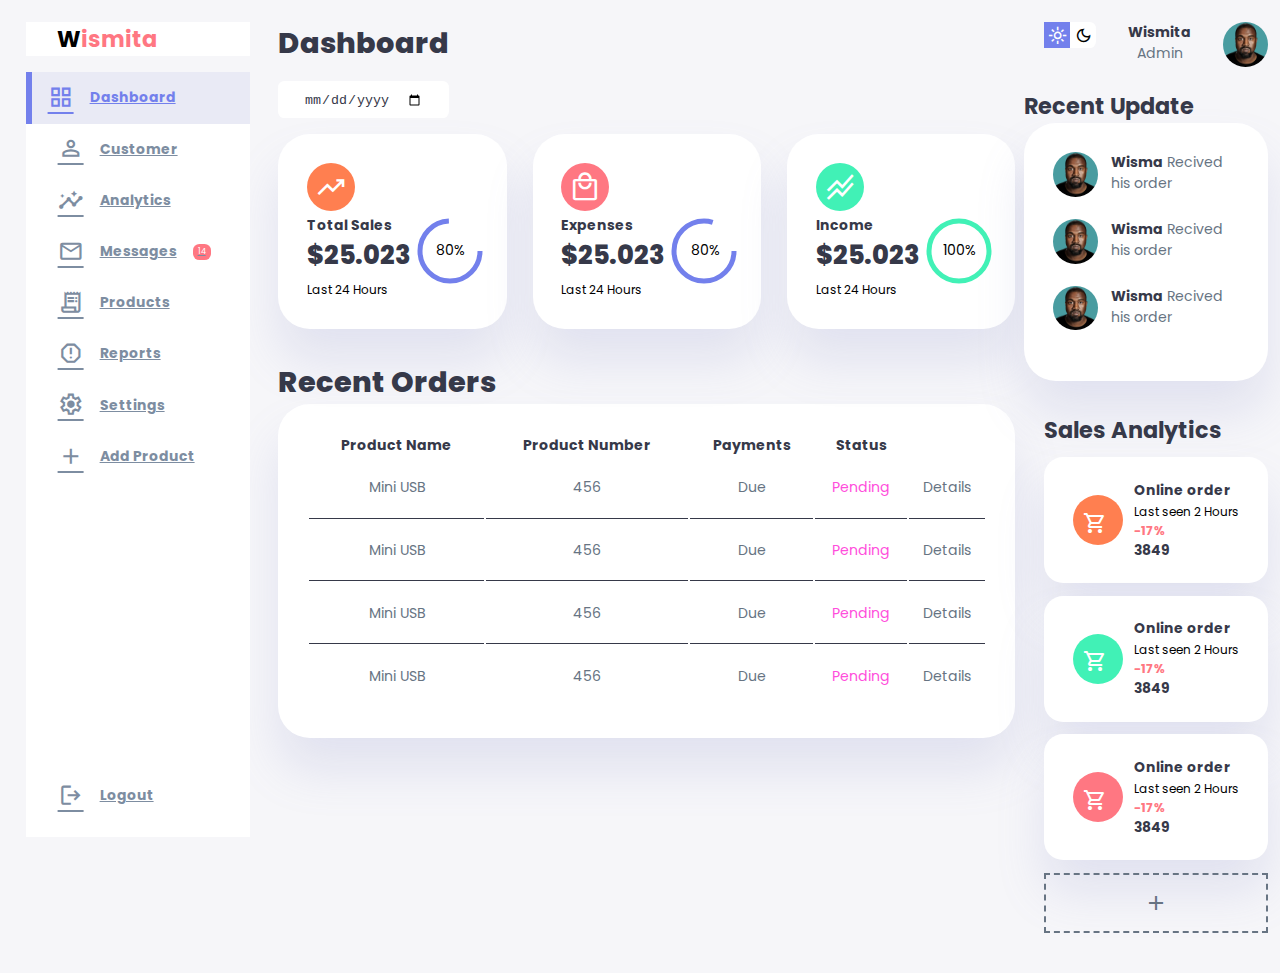
<file: index.html>
<!DOCTYPE html>
<html lang="en">

<head>
    <meta charset="UTF-8">
    <meta name="viewport" content="width=device-width, initial-scale=1.0">
    <title>UX/UI</title>
    <link rel="stylesheet" href="styles.css">
    <link rel="stylesheet"
        href="https://fonts.googleapis.com/css2?family=Material+Symbols+Outlined:opsz,wght,FILL,GRAD@24,400,0,0" />

</head>

<body>

    <div class="container">

        <!-- aside section start -->
        <aside>

            <div class="top">
                <div class="logo">
                    <h2>W<span class="danger">ismita</span></h2>
                </div>

                <div class="close" id="close_btn">
                    <span class="material-symbols-outlined">close</span>
                </div>
            </div>

            <div class="sidebar">
                <a href="#" class="active">
                    <span class="material-symbols-outlined">grid_view</span>
                    <h3>Dashboard</h3>
                </a>
                <a href="#">
                    <span class="material-symbols-outlined">person_outline</span>
                    <h3>Customer</h3>
                </a>
                <a href="#">
                    <span class="material-symbols-outlined">insights</span>
                    <h3>Analytics</h3>
                </a>
                <a href="#">
                    <span class="material-symbols-outlined">mail_outline</span>
                    <h3>Messages</h3>
                    <span class="msg_count">14</span>
                </a>
                <a href="#">
                    <span class="material-symbols-outlined">receipt_long</span>
                    <h3>Products</h3>
                </a>
                <a href="#">
                    <span class="material-symbols-outlined">report_gmailerrorred</span>
                    <h3>Reports</h3>
                </a>
                <a href="#">
                    <span class="material-symbols-outlined">Settings</span>
                    <h3>Settings</h3>
                </a>
                <a href="#">
                    <span class="material-symbols-outlined">add</span>
                    <h3>Add Product</h3>
                </a>
                <a href="#">
                    <span class="material-symbols-outlined">logout</span>
                    <h3>Logout</h3>
                </a>

            </div>
        </aside>
        <!-- aside section end -->

        <!-- main section start -->
        <main>
            <h1>Dashboard</h1>

            <div class="date">
                <input type="date" name="" id="">
            </div>

            <div class="insights">

                <!-- start selling -->
                <div class="sales">
                    <span class="material-symbols-outlined">trending_up</span>
                    <div class="middle">
                        <div class="left">
                            <h3>Total Sales</h3>
                            <h1>$25.023</h1>
                        </div>
                        <div class="progress">
                            <svg>
                                <circle r="30" cy="40" cx="40"></circle>
                            </svg>
                            <div class="number">80%</div>
                        </div>
                    </div>
                    <small>Last 24 Hours</small>
                </div>
                <!-- start selling -->

                <!-- start expenses -->
                <div class="expenses">
                    <span class="material-symbols-outlined">local_mall</span>
                    <div class="middle">
                        <div class="left">
                            <h3>Expenses</h3>
                            <h1>$25.023</h1>
                        </div>
                        <div class="progress">
                            <svg>
                                <circle r="30" cy="40" cx="40"></circle>
                            </svg>
                            <div class="number">80%</div>
                        </div>
                    </div>
                    <small>Last 24 Hours</small>
                </div>
                <!-- start expenses -->

                <!-- start Income -->
                <div class="income">
                    <span class="material-symbols-outlined">stacked_line_chart</span>
                    <div class="middle">
                        <div class="left">
                            <h3>Income</h3>
                            <h1>$25.023</h1>
                        </div>
                        <div class="progress">
                            <svg>
                                <circle r="30" cy="40" cx="40"></circle>
                            </svg>
                            <div class="number">100%</div>
                        </div>
                    </div>
                    <small>Last 24 Hours</small>
                </div>
                <!-- start Income -->
            </div>
            <!-- end inside -->

            <!-- start recent order -->

            <div class="recent_order">
                <h1>Recent Orders</h1>
                <table>
                    <thead>
                        <tr>
                            <th>Product Name</th>
                            <th>Product Number</th>
                            <th>Payments</th>
                            <th>Status</th>
                        </tr>
                    </thead>
                    <tbody>
                        <tr>
                            <td>Mini USB</td>
                            <td>456</td>
                            <td>Due</td>
                            <td class="warning">Pending</td>
                            <td class="details">Details</td>
                        </tr>
                        <tr>
                            <td>Mini USB</td>
                            <td>456</td>
                            <td>Due</td>
                            <td class="warning">Pending</td>
                            <td class="details">Details</td>
                        </tr>
                        <tr>
                            <td>Mini USB</td>
                            <td>456</td>
                            <td>Due</td>
                            <td class="warning">Pending</td>
                            <td class="details">Details</td>
                        </tr>
                        <tr>
                            <td>Mini USB</td>
                            <td>456</td>
                            <td>Due</td>
                            <td class="warning">Pending</td>
                            <td class="details">Details</td>
                        </tr>
                    </tbody>
                </table>
            </div>

            <!-- end recent order -->



        </main>
        <!-- main section end -->

        <!-- right section start -->
        <div class="right">
            <!-- Start Top -->
            <div class="top">
                <button id="menu_bar">
                    <span class="material-symbols-outlined">menu</span>
                </button>
                <div class="theme-toggler">
                    <span class="material-symbols-outlined active">light_mode</span>
                    <span class="material-symbols-outlined">dark_mode</span>
                </div>

                <div class="profile">
                    <div class="info">
                        <p><b>Wismita</b></p>
                        <p>Admin</p>
                        <small class="text-muted"></small>
                    </div>
                    <div class="profile-photo">
                        <img src="img/0x0.jpg" alt="Foto-Perfil">
                    </div>
                </div>
            </div>
            <!-- End Top -->
            <!-- Start Recent Update -->
            <div class="recent_update">
                <h2>Recent Update</h2>
                <div class="updates">
                    <div class="update">
                        <div class="profile-photo">
                            <img src="img/0x0.jpg" alt="">
                        </div>
                        <div class="message">
                            <p><b>Wisma</b> Recived his order</p>
                        </div>
                    </div>
                    <div class="update">
                        <div class="profile-photo">
                            <img src="img/0x0.jpg" alt="">
                        </div>
                        <div class="message">
                            <p><b>Wisma</b> Recived his order</p>
                        </div>
                    </div>
                    <div class="update">
                        <div class="profile-photo">
                            <img src="img/0x0.jpg" alt="">
                        </div>
                        <div class="message">
                            <p><b>Wisma</b> Recived his order</p>
                        </div>
                    </div>
                </div>
            </div>
            <!-- End Recent Update -->

            <!-- Start Sale Analytic -->

            <div class="sales_analytics">

                <h2>Sales Analytics</h2>
                <div class="item onlion">
                    <div class="icon">
                        <span class="material-symbols-outlined">shopping_cart</span>
                    </div>

                    <div class="right_text">
                        <div class="info">
                            <h3>Online order</h3>
                            <small class="text_muted">Last seen 2 Hours</small>
                        </div>
                        <h5 class="danger">-17%</h5>
                        <h3>3849</h3>
                    </div>
                </div>

                <div class="item onlion">
                    <div class="icon">
                        <span class="material-symbols-outlined">shopping_cart</span>
                    </div>

                    <div class="right_text">
                        <div class="info">
                            <h3>Online order</h3>
                            <small class="text_muted">Last seen 2 Hours</small>
                        </div>
                        <h5 class="danger">-17%</h5>
                        <h3>3849</h3>
                    </div>
                </div>

                <div class="item onlion">
                    <div class="icon">
                        <span class="material-symbols-outlined">shopping_cart</span>
                    </div>

                    <div class="right_text">
                        <div class="info">
                            <h3>Online order</h3>
                            <small class="text_muted">Last seen 2 Hours</small>
                        </div>
                        <h5 class="danger">-17%</h5>
                        <h3>3849</h3>
                    </div>
                </div>


            </div>
            <!-- End Sale Analytic -->

            <div class="item add_product">
                <div>
                    <span class="material-symbols-outlined">add</span>
                </div>
            </div>

        </div>
        <!-- right section end -->
    </div>
    <script src="script.js"></script>
</body>

</html>
</file>
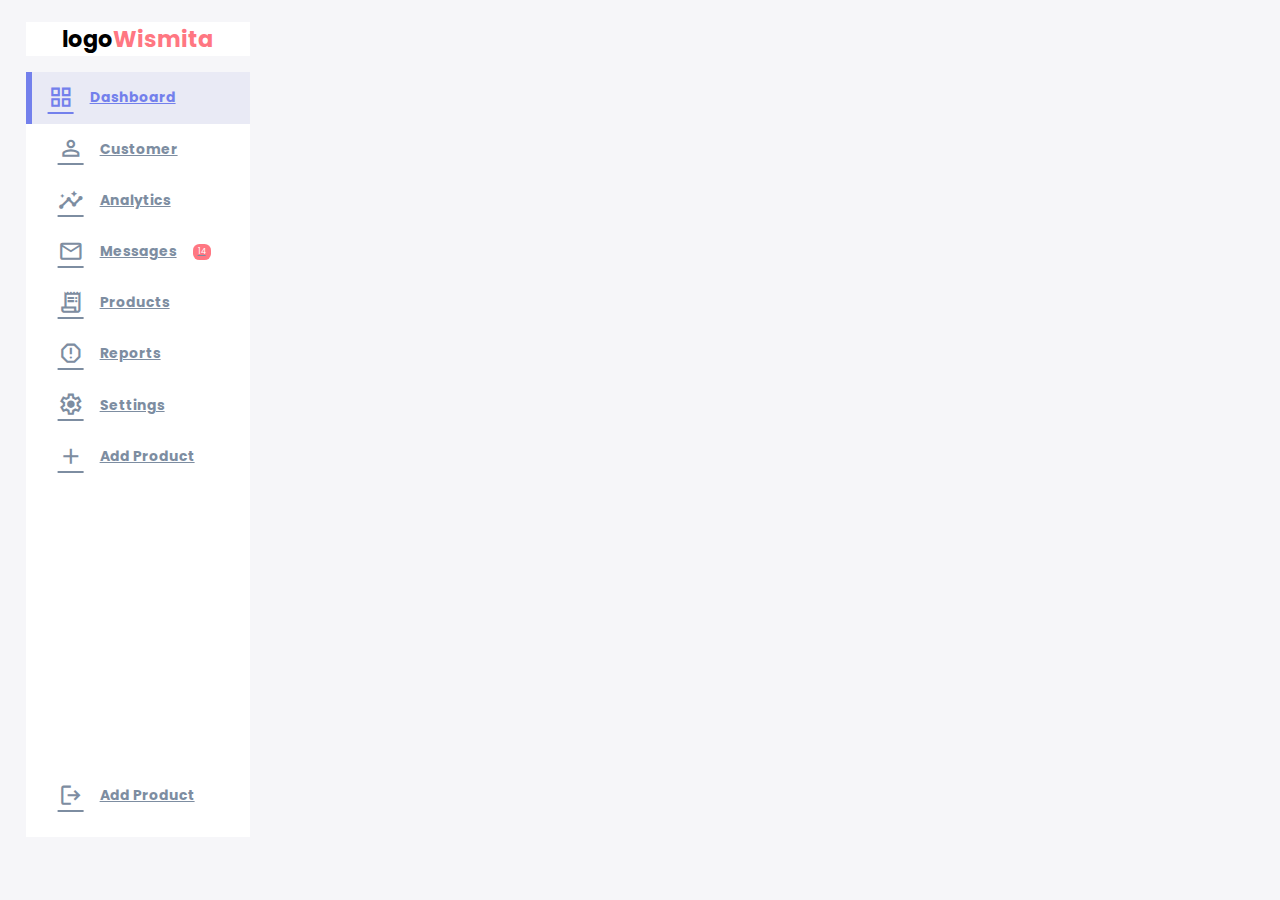
<file: Sidebar/index.html>
<!DOCTYPE html>
<html lang="en">
<head>
    <meta charset="UTF-8">
    <meta name="viewport" content="width=device-width, initial-scale=1.0">
    <title>sidebar</title>
    <link rel="stylesheet" href="styles.css">
    <link rel="stylesheet" href="https://fonts.googleapis.com/css2?family=Material+Symbols+Outlined:opsz,wght,FILL,GRAD@24,400,0,0" />
    
</head>
<body>

    <div class="container">
    
        <aside>

            <div class="top">
                <div class="logo">
                    <h2>logo<span class="danger">Wismita</span></h2>
                </div>

                <div class="close">
                    <span class="material-symbols-outlined">close</span>
                </div>
            </div>
    
            <div class="sidebar">
    
                <a href="#" class="active">
                    <span class="material-symbols-outlined">grid_view</span>
                    <h3>Dashboard</h3>
                </a>
                <a href="#">
                    <span class="material-symbols-outlined">person_outline</span>
                    <h3>Customer</h3>
                </a>
                <a href="#">
                    <span class="material-symbols-outlined">insights</span>
                    <h3>Analytics</h3>
                </a>
                <a href="#">
                    <span class="material-symbols-outlined">mail_outline</span>
                    <h3>Messages</h3>
                    <span class="msg_count">14</span>
                </a>
                <a href="#">
                    <span class="material-symbols-outlined">receipt_long</span>
                    <h3>Products</h3>
                </a>
                <a href="#">
                    <span class="material-symbols-outlined">report_gmailerrorred</span>
                    <h3>Reports</h3>
                </a>
                <a href="#">
                    <span class="material-symbols-outlined">Settings</span>
                    <h3>Settings</h3>
                </a>
                <a href="#">
                    <span class="material-symbols-outlined">add</span>
                    <h3>Add Product</h3>
                </a>
                <a href="#">
                    <span class="material-symbols-outlined">logout</span>
                    <h3>Add Product</h3>
                </a>
    
            </div>
    
        </aside>
    
    </div>
    
</body>
</html>
</file>
<file: styles.css>
@import url('https://fonts.googleapis.com/css2?family=Poppins&display=swap');

:root {

    --clr-primary: #7380ec;
    --clr-danger: #ff7782;
    --clr-success: #41f1b6;
    --clr-white: #fff;
    --clr-info-dark: #7d8da1;
    --clr-info-light: #dce1eb;
    --clr-dark: #363949;
    --clr-warnig: #ff4edc;
    --clr-light: rgba(132, 139, 200, 0.18);
    --clr-primary-variant: #111e88;
    --clr-dark-variant: #677483;
    --clr-color-background: #f6f6f9;

    --card-border-radius: 2rem;
    --border-radius-1: 0.4rem;
    --border-radius-2: 0.8rem;
    --border-radius-3: 1.2rem;

    --card-padding: 1.8rem;
    --padding-1: 1.2rem;
    --box-shadow: 0 2rem 3rem var(--clr-light);

}

.dark-theme-variables {

    --clr-color-background: #181a1e;
    --clr-white: #202528;
    --clr-light: ☐ rgba(0, 0, 0, 0.4);
    --clr-dark: #edeffd;
    --clr-dark-variant: #677483;
    --box-shadow: 0 2rem 3rem var(--clr-light)
}



* {
    margin: 0;
    padding: 0;
    box-sizing: border-box;
    border: 0;
    list-style: none;
    appearance: none;
}

body {
    font-family: 'Poppins', sans-serif;
    width: 100vw;
    height: 100vh;
    font-size: 0.88rem;
    user-select: none;
    overflow-x: hidden;
    background: var(--clr-color-background);
}

.container {
    display: grid;
    width: 96%;
    gap: 1.8rem;
    grid-template-columns: 14rem auto 14rem;
    margin: 0 auto;
}

a {
    color: var(--clr-dark);
}

h1 {
    font-weight: 800;
    font-size: 1.8rem;
}

h2 {
    font-size: 1.4rem;
}

h3 {
    font-size: 0.87rem;
}

h4 {
    font-size: 0.8rem;
}

h5 {
    font-size: 0.77rem;
}

small {
    font-size: 0.75rem;
}

.profile-photo img {
    width: 2.8rem;
    height: 2.8rem;
    border-radius: 50%;
    overflow: hidden;
}

.text-muted {
    color: var(--clr-info-dark)
}

p {
    color: var(--clr-dark-variant);
}

b {
    color: var(--clr-dark);
}

.primary {
    color: var(--clr-primary);
}

.success {
    color: var(--clr-success);
}

.danger {
    color: var(--clr-danger);
}

.warning {
    color: var(--clr-warnig);
}

/* aside */

aside {
    height: 100vh;
}

aside .top {
    background-color: var(--clr-white);
    display: flex;
    justify-content: space-around;
    align-items: center;
    margin-top: 1.4rem;
}

aside .logo {
    display: flex;
    gap: 1rem;
}

aside .top div.close span {
    display: none;
}

/* ************
sidebar
************ */
aside .sidebar {
    background-color: var(--clr-white);
    display: flex;
    flex-direction: column;
    height: 85vh;
    position: relative;
    top: 1rem;
}

aside .h3 {
    font-weight: 400;
}

aside .sidebar a {
    display: flex;
    color: var(--clr-info-dark);
    margin-left: 2rem;
    gap: 1rem;
    align-items: center;
    height: 3.2rem;
    transition: all .1s ease-in;
}

aside .sidebar a span {
    font-size: 1.6rem;
    transition: all .1s ease-in;
}

aside .sidebar a:last-child {
    position: absolute;
    bottom: 1rem;
    width: 100%;
}

aside .sidebar a.active {
    background: var(--clr-light);
    color: var(--clr-primary);
    margin-left: 0;
    /* border-left: 5px solid var(--clr-primary); */
}

aside .sidebar a.active::before {
    content: '';
    width: 6px;
    height: 100%;
    background-color: var(--clr-primary);
}

aside .sidebar a:hover {
    color: var(--clr-primary);
}

aside .sidebar a:hover span {
    margin-left: 1rem;
    transition: .4s ease;
}

aside .sidebar a span.msg_count {
    background: var(--clr-danger);
    padding: 2px 5px;
    font-size: 8px;
    border-radius: var(--border-radius-1);
    color: #fff;
}

/* ------------- Start Main Section ------------- */

main {
    margin-top: 1.4rem;
    width: auto;
}

main input {
    background-color: transparent;
    border: 0;
    outline: 0;
    color: var(--clr-dark);
}

main .date {
    display: inline-block;
    background-color: var(--clr-white);
    border-radius: var(--border-radius-1);
    margin-top: 1rem;
    padding: 0.5rem 1.6rem;
}

main .insights {
    display: grid;
    grid-template-columns: repeat(3, 1fr);
    gap: 1.6rem;
}

main .insights>div {
    background-color: var(--clr-white);
    padding: var(--card-padding);
    border-radius: var(--card-border-radius);
    margin-top: 1rem;
    box-shadow: var(--box-shadow);
    transition: all .3s ease;
}

main .insights>div:hover {
    box-shadow: none;
}

main .insights>div span {
    background-color: coral;
    padding: 0.5rem;
    border-radius: 50%;
    color: var(--clr-white);
    font-size: 2rem;
}

main .insights>div.expenses span {
    background: var(--clr-danger);
}

main .insights>div.income span {
    background: var(--clr-success);
}

main .insights>div .middle {
    display: flex;
    align-items: center;
    justify-content: space-between;
}

main .insights>div .middle h1 {
    font-size: 1.6rem;
}

main h1 {
    color: var(--clr-dark);
}

main .insights h1 {
    color: var(--clr-dark);
}

main .insights h3 {
    color: var(--clr-dark);
}

main .insights p {
    color: var(--clr-dark);
}

main .insights .progress {
    position: relative;
    height: 68px;
    width: 68px;
    border-radius: 50px;
}

main .insights svg {
    height: 150px;
    width: 150px;
    position: absolute;
    top: 0;
}

main .insights svg circle {
    fill: none;
    stroke: var(--clr-primary);
    transform: rotate(270, 80, 80);
    stroke-width: 5;
}

main .insights .sales svg circle {
    stroke-dashoffset: 10;
    stroke-dasharray: 150;
}

main .insights .expenses svg circle {
    stroke-dashoffset: 0;
    stroke-dasharray: 150;
}

main .insights .income svg circle {
    stroke: var(--clr-success);
}

main .insights .progress .number {
    position: absolute;
    top: 8%;
    height: 100%;
    width: 100%;
    display: flex;
    justify-content: center;
    align-items: center;
    left: 10%;
}

main .recent_order {
    margin-top: 2rem;
}

main .recent_order h2 {
    color: var(--clr-white);
}

main .recent_order table {
    background-color: var(--clr-white);
    width: 100%;
    border-radius: var(--card-border-radius);
    padding: var(--card-padding);
    text-align: center;
    box-shadow: var(--box-shadow);
    transition: all .3s ease;
    color: var(--clr-dark);
}

main .recent_order table:hover {
    box-shadow: none;
}

main table tbody tr {
    height: 3.8rem;
    border-bottom: 1px solid var(--clr-white);
    color: var(--clr-dark-variant);
}

main table tbody td {
    height: 3.8rem;
    border-bottom: 1px solid var(--clr-dark);
}

main table tbody tr:last-child td {
    border: none;
}

main .recent_order a {
    text-align: center;
    display: block;
    margin: 1rem;
}

/* Start Right side Style */

.right {
    margin-top: 1.4rem;
}

.right h2 {
    color: var(--clr-dark);
}

.right .top {
    display: flex;
    justify-content: start;
    gap: 2rem;
}

.right .top button {
    display: none;
}

.right .theme-toggler {
    background-color: var(--clr-white);
    display: flex;
    justify-content: space-between;
    height: 1.6rem;
    width: 4.2rem;
    cursor: pointer;
    border-radius: var(--border-radius-1);
}

.right .theme-toggler span {
    font-size: 1.2rem;
    width: 50%;
    height: 100%;
    display: flex;
    align-items: center;
    justify-content: center;
}

.right .theme-toggler span.active {
    background-color: var(--clr-primary);
    color: #fff;
}

.right .top .profile {
    display: flex;
    gap: 2rem;
    text-align: center;
}

.right .info h3 {
    color: var(--clr-dark);
}

.right .item h3 {
    color: var(--clr-dark);
}

/* Recent update */

.right .recent_update {
    margin-top: 1rem;
    margin-left: -20px;
}

.right .recent_update .updates {
    background-color: var(--clr-white);
    padding: var(--card-padding);
    border-radius: var(--card-border-radius);
    box-shadow: var(--box-shadow);
    transition: all .3s ease;
}

.right .recent_update .updates:hover {
    box-shadow: none;
}

.right .recent_update .update {
    display: grid;
    grid-template-columns: 2.6rem auto;
    gap: 1rem;
    margin-bottom: 1rem;
}

/* Sales Analytics */

.right .sales_analytics {
    margin-top: 2rem;
}

.right .sales_analytics .item {
    background-color: var(--clr-white);
    display: flex;
    justify-content: space-between;
    align-items: center;
    gap: 1;
    margin: 10px 0;
    width: 100%;
    margin-bottom: 0.8rem;
    padding: 1.4rem var(--card-padding);
    border-radius: var(--border-radius-3);
    box-shadow: var(--box-shadow);
}

.right .sales_analytics .item:hover {
    box-shadow: none;
}

.right .sales_analytics .item .icon {
    background: coral;
    padding: 0.6rem;
    color: var(--clr-white);
    border-radius: 50%;
    height: 50px;
    width: 50px;
    line-height: 50px;
    align-items: center;
}

.right .sales_analytics .item:nth-child(3) .icon {
    background-color: var(--clr-success);
}

.right .sales_analytics .item:nth-child(4) .icon {
    background-color: var(--clr-danger);
}

.add_product div {
    display: flex;
    height: 60px;
    width: 100%;
    text-align: center;
    justify-content: center;
    align-items: center;
    border: 2px dashed;
    color: var(--clr-dark-variant);
    margin-bottom: 40px;
}


/* --------------------------
Media Query
-------------------------- */

@media screen and (max-width:1200px) {
    .container {
        width: 94%;
        grid-template-columns: 7rem auto 14rem;
    }

    aside .sidebar h3 {
        display: none;
    }

    aside .sidebar a:last-child {
        position: relative;
        margin-top: 1.8rem;
    }

    main .insights {
        display: grid;
        grid-template-columns: repeat(1, 1fr);
    }

}

@media screen and (max-height:570px) {

    aside{
        min-height: 584px;
        /* position: fixed; */
        overflow-y: scroll; /* Scroll solo en el eje vertical */
        overflow-x: hidden; /* Oculta cualquier desbordamiento horizontal */
    }

    aside .sidebar a:last-child {
        position: relative;
        margin-top: 1.8rem;
    }

}


/* --------------------------
Media Query for phones
-------------------------- */

@media screen and (max-width:768px) {

    .container {
        width: 100%;
        grid-template-columns: repeat(1, 1fr);
    }

    aside {
        position: fixed;
        width: 18rem;
        z-index: 3;
        background: var(--clr-white);
        display: block;
        left: -290px;
        transition: 0.5s ease-in-out;
    }

    aside.open{
        left: 0px;
    }
    
    aside.close{
        left: -290px;
    }
    

    aside .logo h2 {
        display: inline;
    }

    aside .sidebar h3 {
        display: inline;
    }

    aside .sidebar a {
        width: 100%;
        height: 3.4rem;
    }

    aside .top div.close span {
        display: inline;
        position: absolute;
        right: 0;
        margin-right: 30px;
        font-size: 35px;
    }

    aside .top div.close span:hover {
        margin-right: 1rem;
        transition: .4s ease;
    }

    .right .top {
        position: fixed;
        top: 0;
        display: flex;
        justify-content: center;
        align-items: center;
        padding: 0 0.8rem;
        background-color: var(--clr-white);
        width: 100%;
        height: 4.6rem;
        z-index: 2;
        box-shadow: 0 1rem 1rem var(--box-shadow);
        margin: 0;
    }

    main .insights {
        display: grid;
        grid-template-columns: repeat(1, 1fr);
        gap: 1.6rem;
        padding: 40px;
    }

    .main .recent_order {
        padding: 30px;
        margin: 0 auto;
    }

    .right .profile {
        position: absolute;
        left: 70%;
    }

    .right .recent_update {
        padding: 30px;
    }

    .right .sales_analytics {
        padding: 30px;
    }

    .add_product {
        padding: 30px;
    }

    .right .top button {
        display: inline-block;
        background: transparent;
        cursor: pointer;
        color: var(--clr-dark);
        position: absolute;
        left: 1rem;
    }

}
</file>
<file: Sidebar/styles.css>
@import url('https://fonts.googleapis.com/css2?family=Poppins&display=swap');

:root {
    --clr-primary: #7380ec;    
    --clr-danger:#ff7782;    
    --clr-success: #41f1b6;    
    --clr-white: #fff;    
    --clr-info-dark: #7d8da1;    
    --clr-info-light: #dce1eb;    
    --clr-dark: #363949;    
    --clr-warnig: #ff4edc;    
    --clr-light: rgba(132, 139, 200, 0.18);    
    --clr-primary-variant: #111e88;    
    --clr-dark-variant: #677483;    
    --clr-color-background: #f6f6f9;
    
    --card-border-radius: 2rem;    
    --border-radius-1: 0.4rem;    
    --border-radius-2: 0.8rem;    
    --border-radius-3: 1.2rem;
        
    --card-padding: 1.8rem;
    --padding-1: 1.2rem;
    --box-shadow: 0 2rem 3rem var(--clr-light);
}

*{
    margin: 0;
    padding: 0;
    box-sizing: border-box;
    border: 0;
    list-style: none;
    appearance: none;
}

body{
    font-family: 'poppins', sans-serif;
    width: 100vw;
    height: 100vh;
    font-size: 0.88rem;
    user-select: none;
    overflow-x: hidden;
    background: var(--clr-color-background);
}

.container{
    display: grid;
    width: 96%;
    gap: 1.8rem;
    grid-template-columns: 14rem auto 14rem;
    margin: 0 auto;
}

a{
    color: var(--clr-dark);
}

h1{
    font-weight: 800;
    font-size: 1.8rem;
}

h2{
    font-size: 1.4rem;
}

h3{
    font-size: 0.87rem;
}

h4{
    font-size: 0.8rem;
}

h5{
    font-size: 0.77rem;
}

small{
    font-size: 0.75rem;
}

.profile-photo{
    width: 2.8rem;
    height: 2.8rem;
    border-radius: 50%;
    overflow: hidden;
}

.text-muted{
    color: var(--clr-info-dark);
}

p{  
    color: var(--clr-dark-variant);
}

b{
    color: var(--clr-dark);
}

.primary{
    color: var(--clr-primary);
}

.success{
    color: var(--clr-success);
}

.danger{
    color: var(--clr-danger);
}

.warning{
    color: var(--clr-warnig);
}

/* aside */

aside{
    height: 100vh;
}

aside .top{
    background-color: var(--clr-white);
    display: flex;
    justify-content: space-around;
    align-items: center;
    margin-top: 1.4rem;
}

aside .logo{
    display: flex;
    gap: 1rem;
}

aside .top  div.close{
    display: none;
}

/* sidebar */

aside .sidebar{
    background-color: var(--clr-white);
    display: flex;
    flex-direction: column;
    height: 85vh;
    position: relative;
    top: 1rem;
}

aside .h3{
    font-weight: 400;
}

aside .sidebar a{
    display: flex;
    color: var(--clr-info-dark);
    margin-left: 2rem;
    gap: 1rem;
    align-items: center;
    height: 3.2rem;
    transition: all .1s ease-in;
}

aside .sidebar a span{
    font-size: 1.6rem;
    transition: all .1s ease-in;
}

aside .sidebar a:last-child{
    position:absolute;
    bottom: 1rem;
    width: 100%;
}

aside .sidebar a.active{
    background:var(--clr-light);
    color: var(--clr-primary);
    margin-left: 0;
}

aside .sidebar a.active::before{
    content:'';
    width: 6px;
    height: 100%;
    background-color: var(--clr-primary);
}

aside .sidebar a:hover{
    color: var(--clr-primary);
}

aside .sidebar a:hover span{
    margin-left: 1rem;
    transition: .4s ease;
}

aside .sidebar a span.msg_count{
    background: var(--clr-danger);
    padding: 2px 5px;
    font-size: 8px;
    border-radius: var(--border-radius-1);
    color: #fff;
}
</file>
